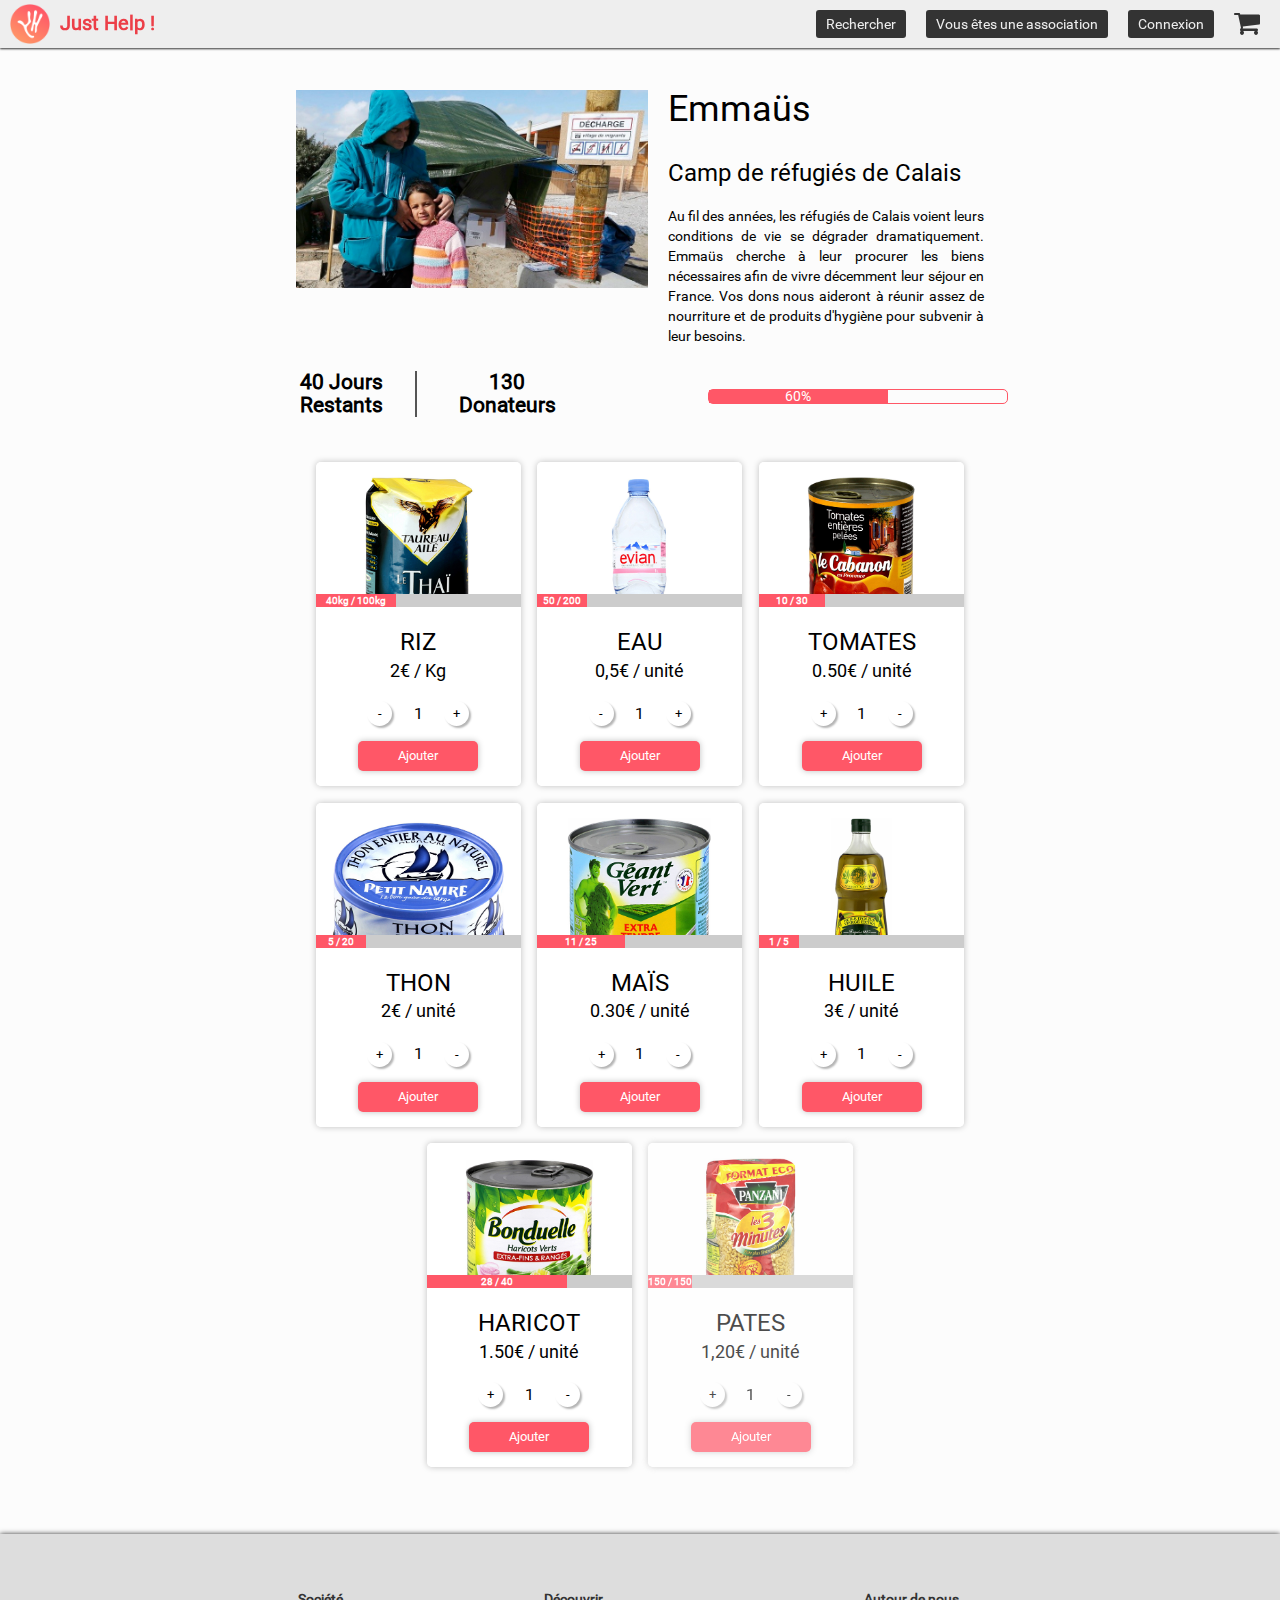
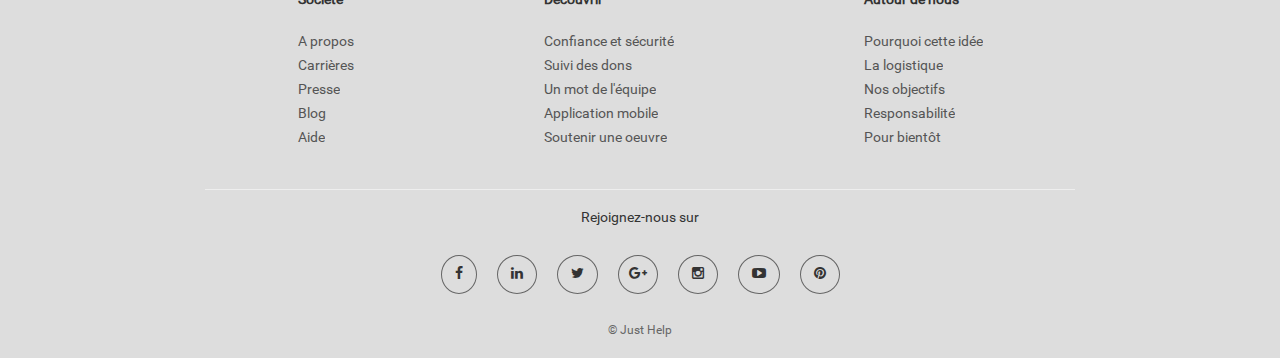
<file: magasin.html>
<!DOCTYPE html>
<html lang="en">
<head>
	<!-- Meta -->
	<meta charset="utf-8" />
	<title>Just Help!</title>
	<meta name="description" content="A REMPLIR" />
	<meta name="author" content="A REMPLIR" />
	<meta name="viewport" content="width=device-width, initial-scale=1" />
	<meta http-equiv="X-UA-Compatible" content="IE=edge,chrome=1" />
	<!-- CSS -->
	<link rel="stylesheet" href="css/bootstrap.min.css">

	<link rel="stylesheet" href="css/style.css" />
	<link rel="stylesheet" href="css/magasin.css">
	<link rel="stylesheet" href="css/font-awesome.min.css">
	<script src="js/magasin.js"></script>

	<!-- Open Graph -->
	<meta property="og:title" content="Nom du site - slogan" />
	<meta property="og:type" content="website" />
	<meta property="og:url" content="Lien du site" />
	<meta property="og:image" content="Image" />
	<meta property="og:description" content="Bienvenue sur Just Help - Courte description" />
	<meta property="og:locale" content="alternate" />
	<meta property="og:site_name" content="Just Help!" />
	<meta name="twitter:card" content="summary" />
	<meta name="twitter:site" content="@TwitterJustHelp" />
	<meta name="twitter:title" content="Just Help - Slogan" />
	<meta name="twitter:description" content="Description" />
	<meta name="twitter:image" content="Image" />
</head>
<body>
	
<header>
	<nav>
			
			<div class="nav-left">
			
				<a href="index.html"><img src="images/JH_logo.png" alt="logo"></a>
				<a href="index.html" id="logo-text">Just Help !</a>
			
			</div>

			<div class="nav-right">
				
				<a class="nav-margin" href="#">Rechercher</a>
				<a class="nav-margin" href="#">Vous êtes une association</a>
				<a class="nav-margin" href="#">Connexion</a>
				<a href="panier.html"><i class="fa fa-shopping-cart fa-2x"></i></a>


			</div>
			
		</nav>
		</header>


	<main>
		<div class="presentation">
			<div class="presentation-img">
				<img src="images/card1.jpg" alt="">	
			</div>
			<div class="presentation-text">		
				<h1>Emmaüs</h1>
				<h3>Camp de réfugiés de Calais</h3>
				<br>
				<p>Au fil des années, les réfugiés de Calais voient leurs conditions de vie se dégrader dramatiquement. Emmaüs cherche à leur procurer les biens nécessaires afin de vivre décemment leur séjour en France. Vos dons nous aideront à réunir assez de nourriture et de produits d'hygiène pour subvenir à leur besoins.
				</p>
			</div>
		</div>
		<div class="avancer">
			<div class="avancer-chiffre">
				<h3 class="avancer-separation">40 Jours Restants</h3>
				<h3>130 Donateurs</h3>
			</div>
			<div class="fbar-container">
				<div class="fbar-content">60%</div>
			</div>
		</div>

		<div class="magasin">

			<div class="card">
				<div class="card-imgbar">
					<div class="card-img img-riz">
					</div>
					<div class="progressbar-container">
						<div class="progressbar-content wb40" id="progress-riz">
							40kg / 100kg
						</div>
						<div class="cardplus" id="card-riz"></div>
					</div>
				</div>
				<div class="card-text">
					<h2>RIZ</h2>
					<h3>2€ / Kg</h3>
					<div class="card-nombre">
						<button id="moins-riz">-</button>
						<input type="text" value="1" class="nb-achat" id="nb-riz">
						<button id="plus-riz">+</button>
					</div>
					<button id="card-valide-riz" class="card-valide">Ajouter</button>
				</div>
			</div>


			<div class="card">
				<div class="card-imgbar">
					<div class="card-img img-eau">
					</div>
					<div class="progressbar-container">
						<div class="progressbar-content" id="progress-eau">
							50 / 200
						</div>
						<div class="cardplus" id="card-eau"></div>
					</div>
				</div>
				<div class="card-text">
					<h2>EAU</h2>
					<h3>0,5€ / unité</h3>
					<div class="card-nombre">
						<button id="moins-eau">-</button>
						<input type="text" value="1" class="nb-achat" id="nb-eau">
						<button id="plus-eau">+</button>
					</div>
					<button id="card-valide-eau" class="card-valide">Ajouter</button>
				</div>
			</div>

			<div class="card">
				<div class="card-imgbar">
					<div class="card-img img-tomates">
					</div>
					<div class="progressbar-container">
						<div class="progressbar-content" id="progress-tomate">
							10 / 30
						</div>
					</div>
				</div>
				<div class="card-text">
					<h2>TOMATES</h2>
					<h3>0.50€ / unité</h3>
					<div class="card-nombre">
						<button>+</button>
						<input type="text" value="1" class="nb-achat">
						<button>-</button>
					</div>
					<button class="card-valide">Ajouter</button>
				</div>
			</div>


			<div class="card">
				<div class="card-imgbar">
					<div class="card-img img-thon">
					</div>
					<div class="progressbar-container">
						<div class="progressbar-content" id="progress-thon">
							5 / 20
						</div>
					</div>
				</div>
				<div class="card-text">
					<h2>THON</h2>
					<h3>2€ / unité</h3>
					<div class="card-nombre">
						<button>+</button>
						<input type="text" value="1" class="nb-achat">
						<button>-</button>
					</div>
					<button class="card-valide">Ajouter</button>
				</div>
			</div>


			<div class="card">
				<div class="card-imgbar">
					<div class="card-img img-mais">
					</div>
					<div class="progressbar-container">
						<div class="progressbar-content" id="progress-mais">
							11 / 25
						</div>
					</div>
				</div>
				<div class="card-text">
					<h2>MAÏS</h2>
					<h3>0.30€ / unité</h3>
					<div class="card-nombre">
						<button>+</button>
						<input type="text" value="1" class="nb-achat">
						<button>-</button>
					</div>
					<button class="card-valide">Ajouter</button>
				</div>
			</div>


			<div class="card">
				<div class="card-imgbar">
					<div class="card-img img-huile">
					</div>
					<div class="progressbar-container">
						<div class="progressbar-content" id="progress-huile">
							1 / 5
						</div>
					</div>
				</div>
				<div class="card-text">
					<h2>HUILE</h2>
					<h3>3€ / unité</h3>
					<div class="card-nombre">
						<button>+</button>
						<input type="text" value="1" class="nb-achat">
						<button>-</button>
					</div>
					<button class="card-valide">Ajouter</button>
				</div>
			</div>


			<div class="card">
				<div class="card-imgbar">
					<div class="card-img img-haricot">
					</div>
					<div class="progressbar-container">
						<div class="progressbar-content" id="progress-haricot">
							28 / 40
						</div>
					</div>
				</div>
				<div class="card-text">
					<h2>HARICOT</h2>
					<h3>1.50€ / unité</h3>
					<div class="card-nombre">
						<button>+</button>
						<input type="text" value="1" class="nb-achat">
						<button>-</button>
					</div>
					<button class="card-valide">Ajouter</button>
				</div>
			</div>

			<div class="card fini">
				<div class="card-imgbar">
					<div class="card-img img-pates">
					</div>
					<div class="progressbar-container">
						<div class="progressbar-content wb100">
							150 / 150
						</div>
					</div>
				</div>
				<div class="card-text">
					<h2>PATES</h2>
					<h3>1,20€ / unité</h3>
					<div class="card-nombre">
						<button>+</button>
						<input type="text" value="1" class="nb-achat">
						<button>-</button>
					</div>
					<button class="card-valide">Ajouter</button>
				</div>
			</div>

		</div>
	</main>

		<footer>
		
		
		<div class="full-cont-footer">
		
		<div class="main-cont-foot">

<!-- 			<div class="menu-cont">

				
				<div class="btn-group">
					  
					  <button type="button" class="btn btn-secondary dropdown-toggle" data-toggle="dropdown" aria-haspopup="true" aria-expanded="false">
					   Français<i class="fa fa-chevron-down"></i></button>
						  
						<div class="dropdown-menu">
							    <ul>
							   <li> <a class="dropdown-item" href="#">Choix 1</a></li>
							    <li><a class="dropdown-item" href="#">Choix 2</a></li>
							    <li><a class="dropdown-item" href="#">Choix 3</a></li>
							    <div class="dropdown-divider"></div>
							    <li><a class="dropdown-item" href="#">Choix 4</a></li>
							</ul>
						</div>
				</div>

				<div class="btn-group">
					  
					  <button id="sdn-btn" type="button" class="btn btn-secondary dropdown-toggle" data-toggle="dropdown" aria-haspopup="true" aria-expanded="false">
					   EUR<i class="fa fa-chevron-down"></i></button>
						  
						<div class="dropdown-menu">
							    <ul>
							   <li> <a class="dropdown-item" href="#">Choix 1</a></li>
							    <li><a class="dropdown-item" href="#">Choix 2</a></li>
							    <li><a class="dropdown-item" href="#">Choix 3</a></li>
							    <div class="dropdown-divider"></div>
							    <li><a class="dropdown-item" href="#">Choix 4</a></li>
							</ul>
						</div>
				</div>


	         		</div> -->
	         	
			<div class="li-cont li-cont-1">
	         			
				<strong>Société</strong><br>

				<ul>
					<a href="#"><li>A propos</li></a>
					<a href="#"><li>Carrières</li></a>
					<a href="#"><li>Presse</li></a>
					<a href="#"><li>Blog</li></a>
					<a href="#"><li>Aide</li></a>
				</ul>

	         		</div>

	         		<div class="li-cont li-cont-2">
	         			
				<strong>Découvrir</strong><br>

				<ul>
					<a href="#"><li>Confiance et sécurité</li></a>
					<a href="#"><li>Suivi des dons</li></a>
					<a href="#"><li>Un mot de l'équipe</li></a>
					<a href="#"><li>Application mobile</li></a>
					<a href="#"><li>Soutenir une oeuvre</li></a>
				</ul>

	         		</div>

	         		<div class="li-cont li-cont-3">
	         			
				<strong>Autour de nous</strong><br>

				<ul>
					<a href="#"><li>Pourquoi cette idée</li></a>
					<a href="#"><li>La logistique</li></a>
					<a href="#"><li>Nos objectifs</li></a>
					<a href="#"><li>Responsabilité</li></a>
					<a href="#"><li>Pour bientôt</li></a>
				</ul>

	         		</div>
		
		</div>

		<hr>

		<div class="end-footer">
			
			<h5>Rejoignez-nous sur</h5>
			
			<div class="row-icons">
			
				<div class="round-icon-border round-facebook"><i class="fa fa-facebook"></i></div>
				<div class="round-icon-border round-linkedin"><i class="fa fa-linkedin"></i></div>
				<div class="round-icon-border round-twitter"><i class="fa fa-twitter"></i></div>
				<div class="round-icon-border round-google"><i class="fa fa-google-plus"></i></div>
				<div class="round-icon-border round-instagram"><i class="fa fa-instagram"></i></div>
				<div class="round-icon-border round-youtube"><i class="fa fa-youtube-play"></i></div>
				<div class="round-icon-border round-pinterest"><i class="fa fa-pinterest"></i></div>
			
			
			</div>

			<h6>© Just Help</h5>
			

		</div>

		
	</div>	
	</footer>
<!-- JS Footer -->
	<script src=js/magasin.js></script>
	<script>
		initRiz();
		initEau();
		initPanier();
		initBar('progress-eau', 200, 50);
		initBar('progress-tomate', 30, 10);
		initBar('progress-thon', 20, 5);
		initBar('progress-mais', 25, 11);
		initBar('progress-huile', 5, 1);
		initBar('progress-haricot', 40, 28);
	</script>
</body>
</html>
</file>
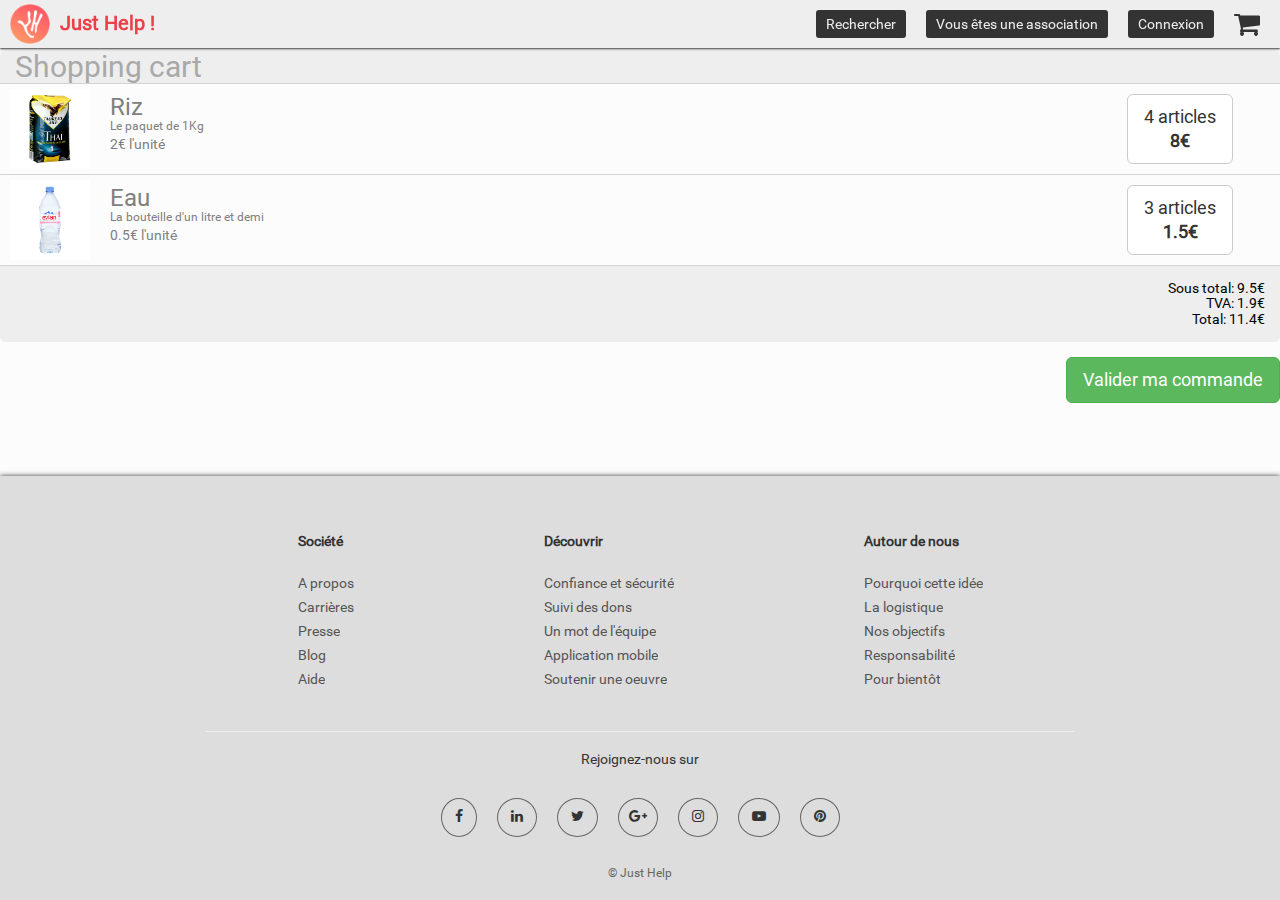
<file: panier.html>
<!DOCTYPE html>
<html lang="en">

<head>
  <meta charset="UTF-8">
  <title>Shopping cart</title>

  <!-- Viewport -->
  <meta name="viewport" content="width=device-width, initial-scale=1">
  <!-- Bootstrap Minified CSS -->
  <link rel="stylesheet" href="https://maxcdn.bootstrapcdn.com/bootstrap/3.3.5/css/bootstrap.min.css">
  <!-- font-awesome CSS -->
  <link rel="stylesheet" href="https://maxcdn.bootstrapcdn.com/font-awesome/4.4.0/css/font-awesome.min.css">
  <!--Custom CSS-->
  <link rel="stylesheet" href="css/panier.css">
</head>

<body>


<header>
  
    <nav>
      
      <div class="nav-left">
      
        <a href="index.html"><img src="images/JH_logo.png" alt="logo"></a>
        <a href="index.html" id="logo-text">Just Help !</a>
      
      </div>

      <div class="nav-right">
        
        <a class="nav-margin" href="#">Rechercher</a>
        <a class="nav-margin" href="#">Vous êtes une association</a>
        <a class="nav-margin" href="#">Connexion</a>
        <a href="panier.html"><i class="fa fa-shopping-cart fa-2x"></i></a>


      </div>
      
    </nav>
  </header>



  <section class="shopping-cart-section">
    <div class="nav">
      <h2>Shopping cart</h2>
    </div>

    <div class="article">
      <div class="article-image-container">
        <img src="" alt="" id="panier-img1"/>
      </div>
      <div class="article-description">
        <h3 id="riz-titre"></h3>
        <h6 id="riz-desc"></h6>
        <p id="riz-prixunit"></p>
      </div>
      <div class="article-total-price">
        <a class="btn btn-default btn-lg" href="#" role="button"><span id="nb-riz"></span><br><strong id="total-riz"></strong></a>
      </div>
    </div>

    <div class="article">
      <div class="article-image-container">
        <img src="" alt="" id="panier-img2"/>
      </div>
      <div class="article-description">
       <h3 id="eau-titre"></h3>
        <h6 id="eau-desc"></h6>
        <p id="eau-prixunit"></p>
      </div>
      <div class="article-total-price">
        <a class="btn btn-default btn-lg" href="#" role="button"><span id="nb-eau"></span><br><strong id="total-eau"></strong></a>
      </div>
    </div>

    <div class="footer">
      <div>
        <h5 id="sous-total"></h5>
      </div>
      <div>
        <h5 id="tva"></h5>
      </div>
      <div>
        <h5 id="panier-total"></h5>
      </div>
    </div>
    <div class="cart-validation-container">
      <a class="btn btn-success btn-lg" href="#" role="button">Valider ma commande</a>
    </div>
  </section>


    <footer>
    
    
    <div class="full-cont-footer">
    
    <div class="main-cont-foot">

<!--      <div class="menu-cont">

        
        <div class="btn-group">
            
            <button type="button" class="btn btn-secondary dropdown-toggle" data-toggle="dropdown" aria-haspopup="true" aria-expanded="false">
             Français<i class="fa fa-chevron-down"></i></button>
              
            <div class="dropdown-menu">
                  <ul>
                 <li> <a class="dropdown-item" href="#">Choix 1</a></li>
                  <li><a class="dropdown-item" href="#">Choix 2</a></li>
                  <li><a class="dropdown-item" href="#">Choix 3</a></li>
                  <div class="dropdown-divider"></div>
                  <li><a class="dropdown-item" href="#">Choix 4</a></li>
              </ul>
            </div>
        </div>

        <div class="btn-group">
            
            <button id="sdn-btn" type="button" class="btn btn-secondary dropdown-toggle" data-toggle="dropdown" aria-haspopup="true" aria-expanded="false">
             EUR<i class="fa fa-chevron-down"></i></button>
              
            <div class="dropdown-menu">
                  <ul>
                 <li> <a class="dropdown-item" href="#">Choix 1</a></li>
                  <li><a class="dropdown-item" href="#">Choix 2</a></li>
                  <li><a class="dropdown-item" href="#">Choix 3</a></li>
                  <div class="dropdown-divider"></div>
                  <li><a class="dropdown-item" href="#">Choix 4</a></li>
              </ul>
            </div>
        </div>


              </div> -->
            
      <div class="li-cont li-cont-1">
                
        <strong>Société</strong><br>

        <ul>
          <a href="#"><li>A propos</li></a>
          <a href="#"><li>Carrières</li></a>
          <a href="#"><li>Presse</li></a>
          <a href="#"><li>Blog</li></a>
          <a href="#"><li>Aide</li></a>
        </ul>

              </div>

              <div class="li-cont li-cont-2">
                
        <strong>Découvrir</strong><br>

        <ul>
          <a href="#"><li>Confiance et sécurité</li></a>
          <a href="#"><li>Suivi des dons</li></a>
          <a href="#"><li>Un mot de l'équipe</li></a>
          <a href="#"><li>Application mobile</li></a>
          <a href="#"><li>Soutenir une oeuvre</li></a>
        </ul>

              </div>

              <div class="li-cont li-cont-3">
                
        <strong>Autour de nous</strong><br>

        <ul>
          <a href="#"><li>Pourquoi cette idée</li></a>
          <a href="#"><li>La logistique</li></a>
          <a href="#"><li>Nos objectifs</li></a>
          <a href="#"><li>Responsabilité</li></a>
          <a href="#"><li>Pour bientôt</li></a>
        </ul>

              </div>
    
    </div>

    <hr>

    <div class="end-footer">
      
      <h5>Rejoignez-nous sur</h5>
      
      <div class="row-icons">
      
        <div class="round-icon-border round-facebook"><i class="fa fa-facebook"></i></div>
        <div class="round-icon-border round-linkedin"><i class="fa fa-linkedin"></i></div>
        <div class="round-icon-border round-twitter"><i class="fa fa-twitter"></i></div>
        <div class="round-icon-border round-google"><i class="fa fa-google-plus"></i></div>
        <div class="round-icon-border round-instagram"><i class="fa fa-instagram"></i></div>
        <div class="round-icon-border round-youtube"><i class="fa fa-youtube-play"></i></div>
        <div class="round-icon-border round-pinterest"><i class="fa fa-pinterest"></i></div>
      
      
      </div>

      <h6>© Just Help</h5>
      

    </div>

    
  </div>  
  </footer>

  
  <script src   ="js/magasin.js"></script>
  <script>
   affichePanier()
  </script>
</body>

</html>
</file>
<file: css/style.css>
@font-face {
    font-family: Roboto;
    src: url(../fonts/Roboto-Regular.ttf);
}


body {
	font-family:roboto, sans-serif;
	color:black;
	background-color: #FCFCFC;
}

html * {
	margin:0;
	padding:0;
	vertical-align:top;
	box-sizing:border-box;
}	

html a {
	text-decoration: none;
	color:black;
}

html a:hover {
	text-decoration:none;
	color: #666;
}


/*////////// 	 HEADER + NAV 	 ///////////*/


nav {
	display:flex;
	background-color: #EEE;
	justify-content:space-between;
	box-shadow:0px 1px 2px #333;
	position:fixed;
	z-index:1;
	width:100%;
}


nav div.nav-left, header nav div.nav-right {
	display:flex;
	align-items:center;
	justify-content:space-between;
	margin:0 10px;
}

nav img[alt=logo] {
	width:40px;
	height:40px;
}

nav #logo-text {
	font-weight: 600;
	font-size: 1.4em;
	margin-left: 10px;
	color:#EC3F48;
}

a.nav-margin {
	margin: 10px 10px;
	background-color: #333;
	/*background-color: #EC3F48;*/
	color:#EEE;
	border-radius: 3px;
	padding:4px 10px;
	transition:all 0.2s ease-in-out;
}

a.nav-margin:hover {
	background-color: #666;
	color:#EEE;
	transition:all 0.1s ease-in-out;
}

nav i {
	margin:0 10px;
	color:#333;
	/*color:#EC3F48;*/
}

nav span {
	
}

/*// ETAPES //*/

.troisEtapes {
	display:flex;
	justify-content:center;
	background-color: #EEE;
	border-bottom: 1px solid #CCC;

}

.img-etapes-cont {
	display:flex;
	flex-flow:row wrap;
	justify-content:center;
	align-items:center;
	margin: 20px 0 20px 60px;
}

.img-etapes-cont p, .img-etapes-cont img {
	margin:0 10px;
} 

.img-etapes-cont p {
	width:190px;
}

.img-etapes-cont p span {
	font-weight: 600;
	font-size:1.4em;
}

.troisEtapes img {
	width:150px;
	height:150px;
}

.combo {
	display:flex;
	flex-flow:row nowrap;
	align-items:center;
	justify-content:center;
	width:390px;
}







/*//////////////	CAROUSEL 	///////////////*/

#my_carousel {
	position:relative;
}

#my_carousel  h1 {
	font-size: 4.5em;
	margin-bottom:40px;
}

.carousel-page {
width:100%;
height:80vh;
background-color:#5f666d;
color:white;
}

.car-page {
	text-align: center;
	display:flex;
	flex-flow:column nowrap;
	justify-content:center;
	box-shadow:0px -1px 3px #333 inset;
}

.car-page-1 {
	background-image:  url("../images/photo1.jpg");
	background-color: rgba(0,0,0,0.2);
	background-blend-mode:multiply;
	background-repeat: no-repeat;
	background-size: cover;
}

.car-page-1 img {
	width:180px;
	height:180px;
		margin:60px auto -60px auto;
}

.car-search {
	background-color: #EC3F48;
	padding:10px 20px;
	width:200px;
	border:1px solid #EC3F48;
	border-radius: 3px;
	margin:40px auto 0 auto;
	box-shadow: 0 0 3px 1px #333;
	transition:all 0.2s ease-in-out;
}

.car-search:hover {
	transition:all 0.2s ease-in-out;
	border:1px solid #DDD;
	color:#EC3F48;
	background-color: #DDD;
}

.car-page-2 {
	background-image: url("../images/photo2.jpg");
	background-position: 100% 100%;
	background-color: rgba(0,0,0,0.2);
	background-blend-mode:multiply;
}	

.car-page-3 {
	background-image:  url("../images/photo3.jpg");
	background-repeat: no-repeat;
	background-size: cover;
	background-color: rgba(0,0,0,0.2);
	background-blend-mode:multiply;
}
 ol.carousel-indicators {
	height:20px;
	bottom:210px;
  }



  .car-page h1, .car-page h3 {
	text-shadow:1px  1px 3px black;
  }





/*/////////////////////////// 2eme PARTIE /////////////////////////*/


.home-card{
	width: 90%;
	margin: 50px auto 0 auto;
	display: flex;
	justify-content: center;
	flex-wrap: wrap;
}

.card-row {
	display:flex;
	/*width:80%;*/
	flex-flow:row wrap;
	justify-content:center;

}

.card{
	width: 310px;
	box-shadow: 0px 0px 6px #BFBFBF;
	border-radius: 5px;
	overflow: hidden;
	margin:25px 50px;
}

.card-imgbar{
	width: 310px;
	height: 192px;
	position: relative;
	overflow: hidden;
	border-radius-top: 5px;
}

.card-img{
	width: 100%;
	height: 192px;
	background: url('../images/test.jpg');
	background-size: cover;
	border-bottom:13px solid #CCC;

}

.card1 {
	background: url("../images/card1.jpg");
	background-size: cover;
}

.card2 {
	background: url("../images/card2.jpg");
	background-size: cover;
}

.card3 {
	background: url("../images/card3.jpg");
	background-size: cover;
	background-position: center;
}

.card4 {
	background: url("../images/card4.jpg");
	background-size: cover;	
}

.card5 {
	background: url("../images/card5.jpg");
	background-size: cover;	
}

.card6 {
	background: url("../images/card6.jpg");
	background-size: cover;	
} 

.progressbar-container{
	width: 310px;
	height: 13px;
	position: absolute;
	bottom: 0px;

	/*border:1px solid black;*/
}

.progressbar-content{
	color: white;
	font-size: 10px;
	text-align: center;
	font-weight: bold;
	background-color: #FF5767;
	height: 13px;
}

.wb10{width: 10%;}
.wb20{width: 20%;}
.wb30{width: 30%;}
.wb40{width: 40%;}
.wb60{width: 60%;}
.wb80{width: 80%;}
.wb90{width: 90%;}

.card-text{
	padding-top: 5px;
	margin-top: -8px;
	font-size: 90%;
	padding: 15px;
	background-color: white;
}

.card-text>h2{
	margin: 10px 0 6px 0;
	font-size: 190%;
	text-align: center;
}

.card-text>h3{
	margin: 0 0 20px 0;
	font-size: 140%;
	text-align: center;
}



.card-days{
	border-top: 1px solid #FF5767;
	padding-top:15px;
	/*width: 150px;*/
	margin: auto;
	margin-top: 20px;
	font-weight:500;
	font-size:1.1em;
	/*text-align: center;*/
}



.card-days i {
	margin:0 5px;
	float:right;
}

.card-days i:first-child {
	color:blue;
}

.card-days i:last-child {
	color:#5ea9dd;
}







  /*////////////////////////// 3eme PARTIE //////////////////////////*/

section.thirdCont {
	display:flex;
	justify-content:center;
	align-items:center;
}

.thirdCont .full-cont-third {
	flex-flow:row wrap;
	margin:50px 0 50px 0;
	display:flex;
	align-items:center;
	justify-content:center;
	box-shadow:0 0 3px #AAA;
	background-color: white;
}

.thirdLeft {
	min-width:450px;
	width:670px;
	padding:70px 70px;
	border-right:1px solid #CCC;
	flex: 1 1 auto;
	text-align:center;
	justify-content:center;
	align-items:center;
}

.thirdRight {
	min-width:450px;
	padding:50px 0px 50px 0;
	width:465px;
	display:flex;
	flex-flow:column;
	justify-content:center;
	align-items:center;

}


.button-cont {
	justify-content:center;
	align-items:center;
	display:flex;
}


.login-button {
	padding:10px 30px;
	display:flex;
	align-items:center;
	border:1px solid #EEE;
	border-radius: 3px;
	margin:45px 5px 0 5px;
	outline:none;
	transition:all 0.2s ease-in-out;
	background-color: #EEE;
}

.login-button:hover {
	border:1px solid #888;
	background-color: #888;
	color:white;
}

.thirdLeft span {
	font-weight: 600;
	font-size: 2.3em;
}

button i {
	margin:0 10px;
}

#but-facebook {
	background-color: #3b5998;
	color:white;
	padding:10px 30px;
	display:flex;
	align-items:center;
	border:none;
	border-radius: 3px;
	margin:25px 0 5px 0;
	outline:none;
	transition:all 0.2s ease-in-out;
}

#but-twitter {
	background-color: #5EA9DD;
	color:white;
	padding:10px  36px;
	display:flex;
	align-items:center;
	border:none;
	border-radius: 3px;
	margin:5px 0;
	outline:none;
	transition:all 0.2s ease-in-out;
}

#but-facebook:hover,#but-twitter:hover {
	box-shadow:0 0 1px 1px #333;
	transition:all 0.2s ease-in-out;
}


.image-section {
  /*center image blocks horizontally*/
  display: flex;
  flex-wrap: wrap;
  flex-direction: row;
  justify-content: center;
  margin:20px 0 80px 0;
}
.title {
  text-align: center;
}

h3.title {
	font-size: 2.5em;
	color:#222;
	margin:20px 0 40px 0;
}

.image-container {
  width: 150px;
  height: 100px;
  margin: 30px;
  /*set as relative to allow image centering*/
  position: relative;
}
.image-section img{
  /*center image vertically and horizontally in div*/
  position: absolute;
  top: 0;
  bottom: 0;
  left: 0;
  right: 0;
  max-width: 100%;
  margin: auto;
}


/*/////////////////////////// FOOTER ////////////////////////*/


footer {
	/*height: 520px;*/
	background-color: #DDD;
	display:flex;
	justify-content:center;
	box-shadow:0 0px  5px #333;
}

.full-cont-footer{
	flex-flow:column wrap;
	display:flex;
	width:870px;
	justify-content:space-between;
}


.main-cont-foot {
	display:flex;
	/*border:1px solid red;*/
	/*height:80%;*/
	/*min-width:870px;*/
	flex-flow:row wrap;
	margin-bottom: 20px;
	justify-content:center;
	/*margin-left:60px;*/
}


/*.full-cont-footer > * {
	border:2px solid orange;
}*/


.btn-secondary {
	background-color: #555;
	color:white;	
	padding:10px 15px 10px 15px;
	border-radius: 0;
	margin-top:10px;
}

.btn-secondary i {
	margin-left:120px;
	margin-top: 3px
}

#sdn-btn i {
	margin-left: 145px;
}

.dropdown-menu {
	background-color: #333;
	text-align: center;
	right:0;
}

.dropdown-menu a {
	color:white;
	line-height: 40px;
}

.dropdown-menu a:hover {
	color:#CCC;
}

.menu-cont {
	display:flex;
	flex-flow:column wrap;
	/*border:2px solid yellow;*/
	padding-top:50px;
}


.li-cont {
	color:#333;
	margin:0 130px;
	/*min-width:150px;*/
	display:flex;
	padding:55px 30px 0px 30px;
	text-align:left;
	flex-flow:column;
}

.li-cont a {
	color:white;
}

.li-cont a:hover {
	color:lightgrey;
}

.li-cont-1 {
	margin:0;
}

.li-cont-3 {
	margin:0;
}

.li-cont ul li {
	font-weight: 200;
	line-height: 24px;
	text-align:left;
	opacity:0.8;
	list-style-type:none;
	color:#333;
}


hr {
	width:100%;
	color:black;
	margin:20px auto 0 auto;
}





.end-footer {
	color:#333;
	display:flex;
	/*width:900px;*/
	flex-flow:column nowrap;
	align-items:center;
	padding-top:20px;
}

.row-icons {
	display:flex;
	padding-top:20px;
}



.round-icon-border {
	border:1px solid #666;
	border-radius: 50%;
	padding:10px 13px 7px 13px;
	margin:10px;
	transition:all 1.5s ease-in-out;
}

.round-google {
	padding:10px 10px 7px 10px;
}

.round-facebook:hover {
	color:#2C40FF;
	border:1px solid #2C40FF;
	transition:all 0s ease-in-out;
}

.round-google:hover {
	color:#06FF2D;
	border:1px solid #06FF2D;
	transition:all 0s ease-in-out;
}

.round-twitter:hover {
	color:#1EFFFD;
	border:1px solid #1EFFFD;
	transition:all 0s ease-in-out;
}

.round-linkedin:hover {
	color:#1C87FF;
	border:1px solid #1C87FF;
	transition:all 0s ease-in-out;
}

.round-pinterest:hover {
	color:#FF000D;
	border:1px solid #FF000D;
	transition:all 0s ease-in-out;
}

.round-youtube:hover {
	color:#FF472A;
	border:1px solid #FF472A;
	transition:all 0s ease-in-out;
}

.round-instagram:hover {
	color:#FFDD00;
	border:1px solid #FFDD00;
	transition:all 0s ease-in-out;
}


.end-footer h6 {
	padding:20px 0;
	color:#666;
}
</file>
<file: css/magasin.css>
body{
	background-color: #F5F5D8;
	color: #555555;
}

.presentation{	
	display: flex;
	flex-wrap: wrap;
	justify-content: center;
	width: 55%;
	margin: auto;
}


@font-face {
    font-family: Roboto;
    src: url(../fonts/Roboto-Regular.ttf);
}


body {
	font-family:roboto, sans-serif;
	color:black;
	background-color: #FCFCFC;
}

html * {
	margin:0;
	padding:0;
	vertical-align:top;
	box-sizing:border-box;
}	

html a {
	color: black;
	text-decoration: none;
}

html a:hover {
	text-decoration:none;
	color: #666;
}

nav {
	display:flex;
	background-color: #EEE;
	justify-content:space-between;
	box-shadow:0px 1px 2px #333;
	position:fixed;
	z-index:1;
	width:100%;
}


nav div.nav-left, header nav div.nav-right {
	display:flex;
	align-items:center;
	justify-content:space-between;
	margin:0 10px;
}

nav img[alt=logo] {
	width:40px;
	height:40px;
}

nav #logo-text {
	font-weight: 600;
	font-size: 1.4em;
	margin-left: 10px;
	color:#EC3F48;
}

a.nav-margin {
	margin: 10px 10px;
	background-color: #333;
	/*background-color: #EC3F48;*/
	color:#EEE;
	border-radius: 3px;
	padding:4px 10px;
	transition:all 0.2s ease-in-out;
}

a.nav-margin:hover {
	background-color: #666;
	color:#EEE;
	transition:all 0.1s ease-in-out;
}

nav i {
	margin:0 10px;
	color:#333;
	/*color:#EC3F48;*/
}

nav span {
	
}

@media screen and (max-width: 800px){
	.presentation-img{
		margin: 0;
	}

	.avancer-chiffre{ 
		margin: 0;
	}
	
	.avancer{
		width: 55%;
	}
}

@media screen and (min-width: 800px) and (max-width: 997px){
	.presentation{
		width: 100%;
	}
	.presentation-img{
		margin-right: 5px;
	}

	.avancer{
		width: 100%;
	}
}

@media screen and (min-width: 997px){
	.presentation-img{
		margin: 0 20px 5px 0;
	}

	.avancer-chiffre{
		margin: 0 20px 5px 0;
	}

	.avancer{
		width: 65%;
	}
}



main {
	padding-top:90px;
}

.presentation-img{
	width: 50%;
	min-width: 300px;
}

.presentation-img>img{
	width: 100%;
}

.presentation-text{
	width: 45%;
	min-width: 300px;
}

.presentation h1{
	margin-bottom:30px;
}
.presentation h2 {
	margin-bottom:0;
}

.presentation p{
	text-align: justify;
}

.presentation h2{
	font-size: 200%;
	margin-bottom: 10px;
}

.avancer{
	display: flex;
	flex-wrap: wrap;
	align-items: center;
	margin: auto;
	margin-left:200px;
	margin-top: 25px;
	margin-bottom: 30px;
	justify-content: space-around;
}

.avancer-chiffre{
	width: 50%;
	min-width: 300px;
	display: flex;
	align-items: center;
	justify-content: center;
}

.avancer h3{
	width: 120px;
	font-weight: bold;
	font-size: 150%;
	text-align: center;
}

.avancer-separation{
	border-right: 2px solid #555555;
	margin-right: 30px;
	padding-right: 30px;
}

.fbar-container{
	width: 30%;
	min-width: 300px;
	height: 15px;
	border-radius: 5px; 
	border: 1px solid #FF5767;
}

.fbar-content{
	width: 60%;
	height: 13px;
	background-color: #FF5767;
	line-height: 13px;
	text-align: center;
	color: white;
}

.magasin{
	width: 66%;
	margin: 40px auto;
	display: flex;
	flex-wrap: wrap;
	justify-content: center;
}

.card{
	width: 205px;
	margin: 0 1% 2% 1%;
}

.card-imgbar{
	width: 205px;
	height: 150px;
}

.card-img{
	height: 145px;
}

.progressbar-container{
	width: 200px;
	bottom: 5px;
	display: flex;
}

.cardplus{
	height: 13px;
	width: 0px;
	background-color: #333;
}

.card-nombre{
	display: flex;
	align-items: center;
	justify-content: center;
	margin-bottom: 15px;
}

.card-nombre button{
	width: 25px;
	height: 25px;
	border-radius: 50%;
	border: none;
	box-shadow: 2px 2px 2px #B5B5B5;
	text-align: center;
	line-height: 15px;
	margin: 0 12px 0 12px;
	background-color: transparent;
	outline: 0;
}

.nb-achat{
	margin: 0;
	border: none;
	background-color: transparent;
	width: 28px;
	text-align: center;
	font-size: 130%;
}

.card-valide{
	width: 120px;
	height: 30px;
	border-radius: 5px;
	border: none;
	box-shadow: 0px 0px 6px #BFBFBF;
	background-color: #FF5767;
	display: block;
	margin: auto;
	color: white;
}

#card-valide:hover{
	background-color: #D14757;
	transition: 0.5s ease all;
}

.fini{
	opacity: 0.7;
}

.img-riz{
	background: url('../images/riz.jpg');
	background-size: cover;
}

.img-pates{
	background: url('../images/pates.jpg');
	background-size: cover;
}

.img-tomates{
	background: url('../images/tomates.jpg');
	background-size: cover;
}

.img-thon{
	background: url('../images/thon.jpg');
	background-size: cover;
}

.img-mais{
	background: url('../images/mais.jpg');
	background-size: cover;
}

.img-eau{
	background: url('../images/eau.jpg');
	background-size: cover;
}

.img-huile{
	background: url('../images/huile.jpg');
	background-size: cover;
}

.img-haricot{
	background: url('../images/haricot.jpg');
	background-size: cover;
}


/*/////////////////////////// FOOTER ////////////////////////*/


footer {
	margin-top:50px;
	/*height: 520px;*/
	background-color: #DDD;
	display:flex;
	justify-content:center;
	box-shadow:0 0px  5px #333;
}

.full-cont-footer{
	flex-flow:column wrap;
	display:flex;
	width:870px;
	justify-content:space-between;
}


.main-cont-foot {
	display:flex;
	/*border:1px solid red;*/
	/*height:80%;*/
	/*min-width:870px;*/
	flex-flow:row wrap;
	margin-bottom: 20px;
	justify-content:center;
	/*margin-left:60px;*/
}


/*.full-cont-footer > * {
	border:2px solid orange;
}*/


.btn-secondary {
	background-color: #555;
	color:white;	
	padding:10px 15px 10px 15px;
	border-radius: 0;
	margin-top:10px;
}

.btn-secondary i {
	margin-left:120px;
	margin-top: 3px
}

#sdn-btn i {
	margin-left: 145px;
}

.dropdown-menu {
	background-color: #333;
	text-align: center;
	right:0;
}

.dropdown-menu a {
	color:white;
	line-height: 40px;
}

.dropdown-menu a:hover {
	color:#CCC;
}

.menu-cont {
	display:flex;
	flex-flow:column wrap;
	/*border:2px solid yellow;*/
	padding-top:50px;
}


.li-cont {
	color:#333;
	margin:0 130px;
	/*min-width:150px;*/
	display:flex;
	padding:55px 30px 0px 30px;
	text-align:left;
	flex-flow:column;
}

.li-cont a {
	color:white;
}

.li-cont a:hover {
	color:lightgrey;
}

.li-cont-1 {
	margin:0;
}

.li-cont-3 {
	margin:0;
}

.li-cont ul li {
	font-weight: 200;
	line-height: 24px;
	text-align:left;
	opacity:0.8;
	list-style-type:none;
	color:#333;
}


hr {
	width:100%;
	color:black;
	margin:20px auto 0 auto;
}





.end-footer {
	color:#333;
	display:flex;
	/*width:900px;*/
	flex-flow:column nowrap;
	align-items:center;
	padding-top:20px;
}

.row-icons {
	display:flex;
	padding-top:20px;
}



.round-icon-border {
	border:1px solid #666;
	border-radius: 50%;
	padding:10px 13px 7px 13px;
	margin:10px;
	transition:all 1.5s ease-in-out;
}

.round-google {
	padding:10px 10px 7px 10px;
}

.round-facebook:hover {
	color:#2C40FF;
	border:1px solid #2C40FF;
	transition:all 0s ease-in-out;
}

.round-google:hover {
	color:#06FF2D;
	border:1px solid #06FF2D;
	transition:all 0s ease-in-out;
}

.round-twitter:hover {
	color:#1EFFFD;
	border:1px solid #1EFFFD;
	transition:all 0s ease-in-out;
}

.round-linkedin:hover {
	color:#1C87FF;
	border:1px solid #1C87FF;
	transition:all 0s ease-in-out;
}

.round-pinterest:hover {
	color:#FF000D;
	border:1px solid #FF000D;
	transition:all 0s ease-in-out;
}

.round-youtube:hover {
	color:#FF472A;
	border:1px solid #FF472A;
	transition:all 0s ease-in-out;
}

.round-instagram:hover {
	color:#FFDD00;
	border:1px solid #FFDD00;
	transition:all 0s ease-in-out;
}


.end-footer h6 {
	padding:20px 0;
	color:#666;
}
</file>
<file: css/panier.css>
body{
  background-color: #F5F5D8;
  color: #555555;
}

.presentation{  
  display: flex;
  flex-wrap: wrap;
  justify-content: center;
  width: 55%;
  margin: auto;
}


@font-face {
    font-family: Roboto;
    src: url(../fonts/Roboto-Regular.ttf);
}


body {
  font-family:roboto, sans-serif;
  color:black;
  background-color: #FCFCFC;
}

html * {
  margin:0;
  padding:0;
  vertical-align:top;
  box-sizing:border-box;
} 

html a {
  color: black;
  text-decoration: none;
}

html a:hover {
  text-decoration:none;
  color: #666;
}

nav {
  display:flex;
  background-color: #EEE;
  justify-content:space-between;
  box-shadow:0px 1px 2px #333;
  position:fixed;
  z-index:1;
  width:100%;
}


nav div.nav-left, header nav div.nav-right {
  display:flex;
  align-items:center;
  justify-content:space-between;
  margin:0 10px;
}

nav img[alt=logo] {
  width:40px;
  height:40px;
}

nav #logo-text {
  font-weight: 600;
  font-size: 1.4em;
  margin-left: 10px;
  color:#EC3F48;
}

a.nav-margin {
  margin: 10px 10px;
  background-color: #333;
  /*background-color: #EC3F48;*/
  color:#EEE;
  border-radius: 3px;
  padding:4px 10px;
  transition:all 0.2s ease-in-out;
}

a.nav-margin:hover {
  background-color: #666;
  color:#EEE;
  transition:all 0.1s ease-in-out;
}

nav i {
  margin:0 10px;
  color:#333;
  /*color:#EC3F48;*/
}

nav span {
  
}










.shopping-cart-section {
  padding-top:50px;
}


.shopping-cart-section .nav {
  padding: 0 15px;
  background-color: #EEEEEE;
  color: darkgrey;
  border-top-left-radius: 5px;
  border-top-right-radius: 5px;
}
.article {
  color: grey;
  display: flex;
  flex-direction: row;
  flex-wrap: wrap;
  border-top: 1px solid lightgrey;
  justify-content: center;
}
.article-image-container {
  min-width: 100px;
  position: relative;
}
.article-image-container img {
  position: absolute;
  top: 0;
  bottom: 0;
  left: 0;
  right: 0;
  max-width: 80%;
  margin: auto;
}
.article-description {
  padding: 10px;
  flex-basis: 200px;
  flex-grow: 3;
  flex-shrink: 0;
}
.article-total-price {
  flex-basis: 200px;
  display: flex;
  align-items: center;
  justify-content: center;
  padding: 10px;
}
.shopping-cart-section .footer {
  padding: 15px;
  background-color: #EEEEEE;
  border-top: 1px solid lightgrey;
  border-bottom-left-radius: 5px;
  border-bottom-right-radius: 5px;
  text-align: right;
  color: black;
}
.cart-validation-container .btn {
  margin: 15px 0;
  float: right;
}

/*/////////////////////////// FOOTER ////////////////////////*/


footer {
  margin-top:50px;
position: absolute;
  bottom:0;
  /*height: 520px;*/
  background-color: #DDD;
  display:flex;
  width:100%;
  justify-content:center;
  box-shadow:0 0px  5px #333;
}

.full-cont-footer{
  flex-flow:column wrap;
  display:flex;
  width:870px;
  justify-content:space-between;
}


.main-cont-foot {
  display:flex;
  /*border:1px solid red;*/
  /*height:80%;*/
  /*min-width:870px;*/
  flex-flow:row wrap;
  margin-bottom: 20px;
  justify-content:center;
  /*margin-left:60px;*/
}


/*.full-cont-footer > * {
  border:2px solid orange;
}*/


.btn-secondary {
  background-color: #555;
  color:white;  
  padding:10px 15px 10px 15px;
  border-radius: 0;
  margin-top:10px;
}

.btn-secondary i {
  margin-left:120px;
  margin-top: 3px
}

#sdn-btn i {
  margin-left: 145px;
}

.dropdown-menu {
  background-color: #333;
  text-align: center;
  right:0;
}

.dropdown-menu a {
  color:white;
  line-height: 40px;
}

.dropdown-menu a:hover {
  color:#CCC;
}

.menu-cont {
  display:flex;
  flex-flow:column wrap;
  /*border:2px solid yellow;*/
  padding-top:50px;
}


.li-cont {
  color:#333;
  margin:0 130px;
  /*min-width:150px;*/
  display:flex;
  padding:55px 30px 0px 30px;
  text-align:left;
  flex-flow:column;
}

.li-cont a {
  color:white;
}

.li-cont a:hover {
  color:lightgrey;
}

.li-cont-1 {
  margin:0;
}

.li-cont-3 {
  margin:0;
}

.li-cont ul li {
  font-weight: 200;
  line-height: 24px;
  text-align:left;
  opacity:0.8;
  list-style-type:none;
  color:#333;
}


hr {
  width:100%;
  color:black;
  margin:20px auto 0 auto;
}





.end-footer {
  color:#333;
  display:flex;
  /*width:900px;*/
  flex-flow:column nowrap;
  align-items:center;
  padding-top:20px;
}

.row-icons {
  display:flex;
  padding-top:20px;
}



.round-icon-border {
  border:1px solid #666;
  border-radius: 50%;
  padding:10px 13px 7px 13px;
  margin:10px;
  transition:all 1.5s ease-in-out;
}

.round-google {
  padding:10px 10px 7px 10px;
}

.round-facebook:hover {
  color:#2C40FF;
  border:1px solid #2C40FF;
  transition:all 0s ease-in-out;
}

.round-google:hover {
  color:#06FF2D;
  border:1px solid #06FF2D;
  transition:all 0s ease-in-out;
}

.round-twitter:hover {
  color:#1EFFFD;
  border:1px solid #1EFFFD;
  transition:all 0s ease-in-out;
}

.round-linkedin:hover {
  color:#1C87FF;
  border:1px solid #1C87FF;
  transition:all 0s ease-in-out;
}

.round-pinterest:hover {
  color:#FF000D;
  border:1px solid #FF000D;
  transition:all 0s ease-in-out;
}

.round-youtube:hover {
  color:#FF472A;
  border:1px solid #FF472A;
  transition:all 0s ease-in-out;
}

.round-instagram:hover {
  color:#FFDD00;
  border:1px solid #FFDD00;
  transition:all 0s ease-in-out;
}


.end-footer h6 {
  padding:20px 0;
  color:#666;
}
</file>
